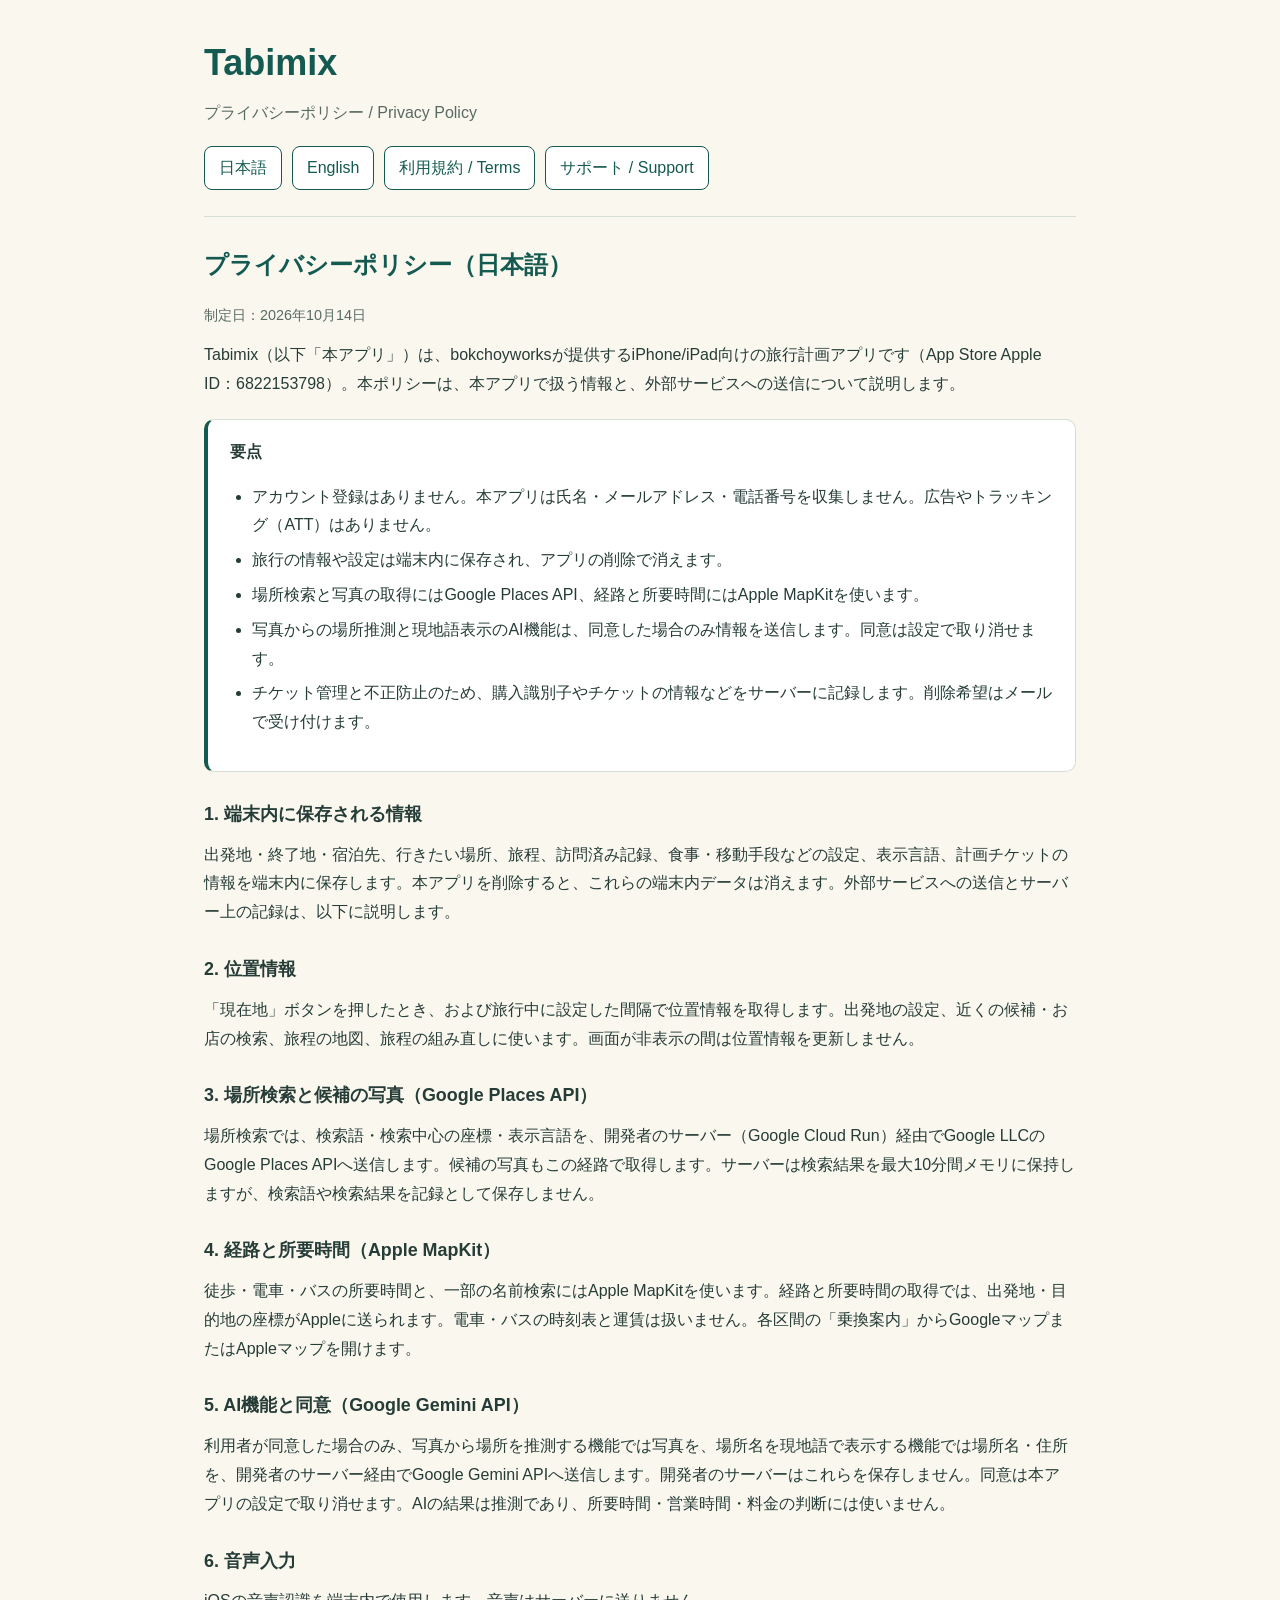
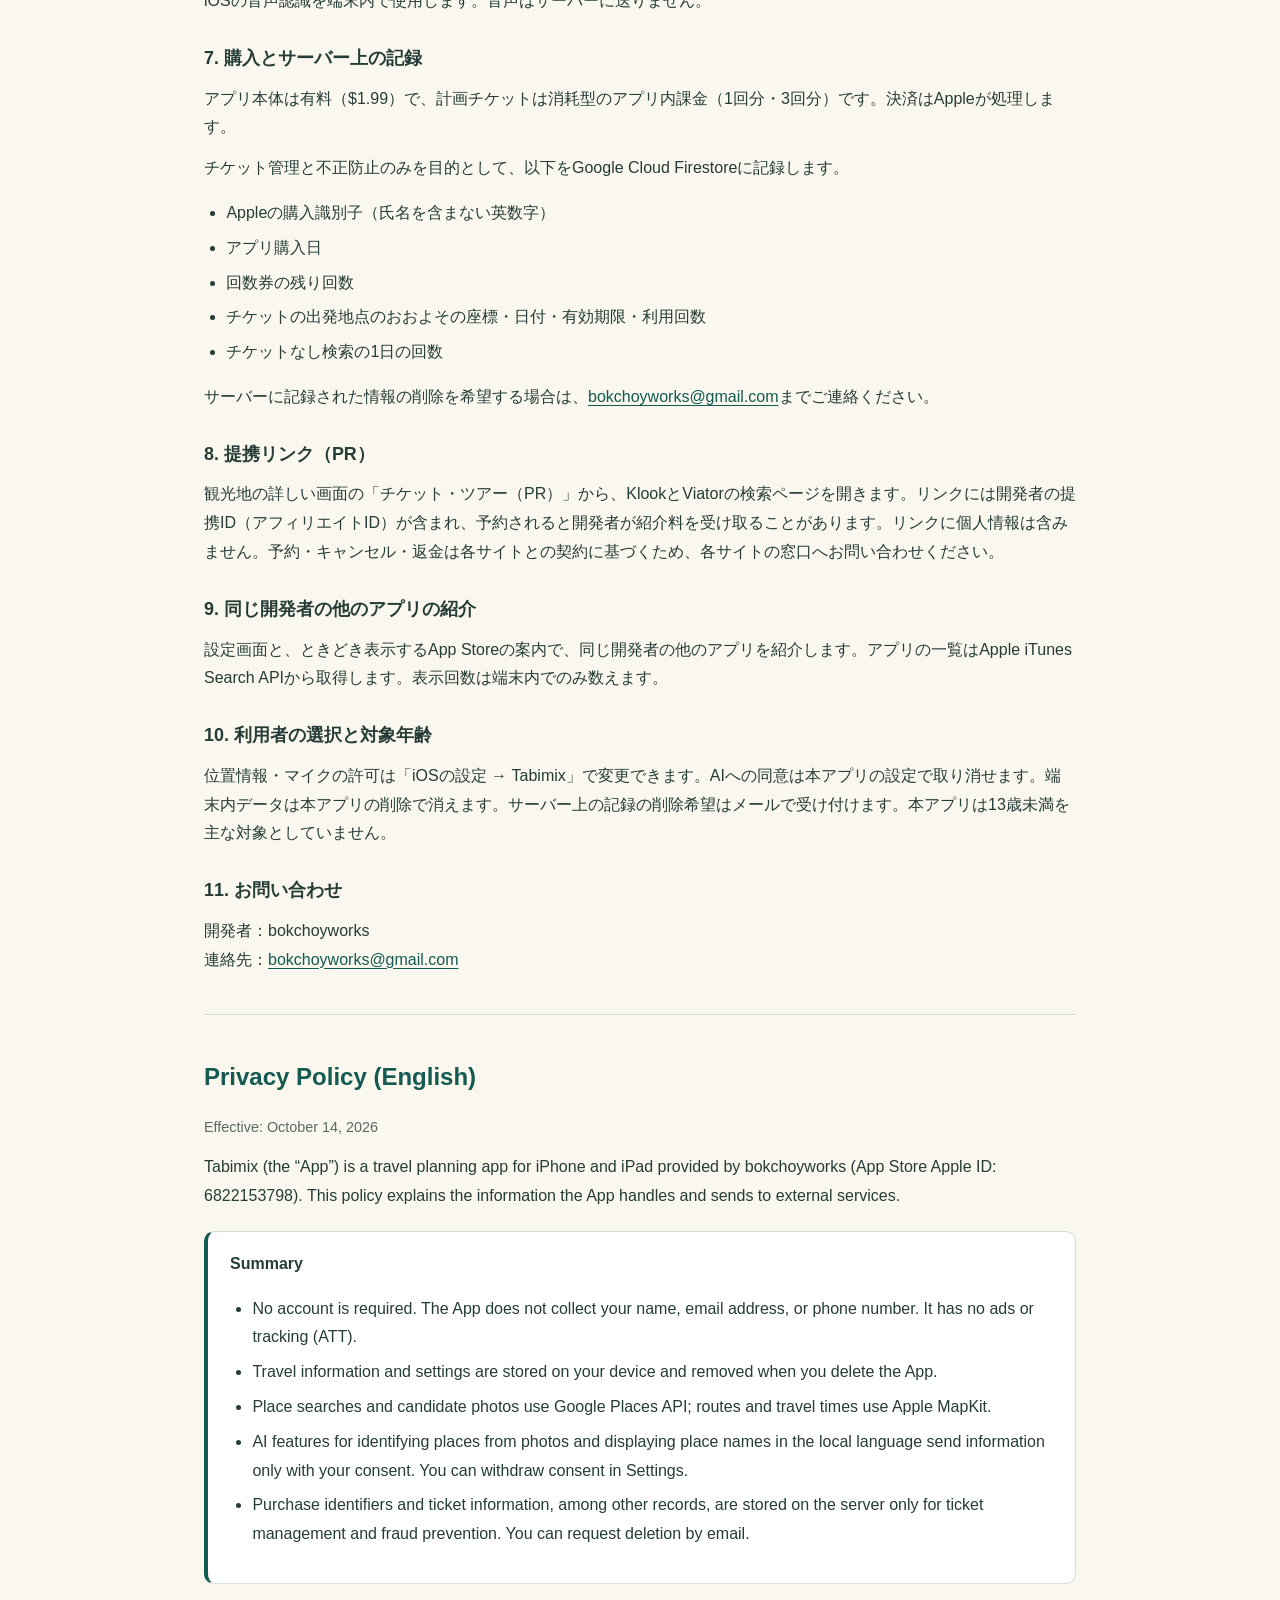
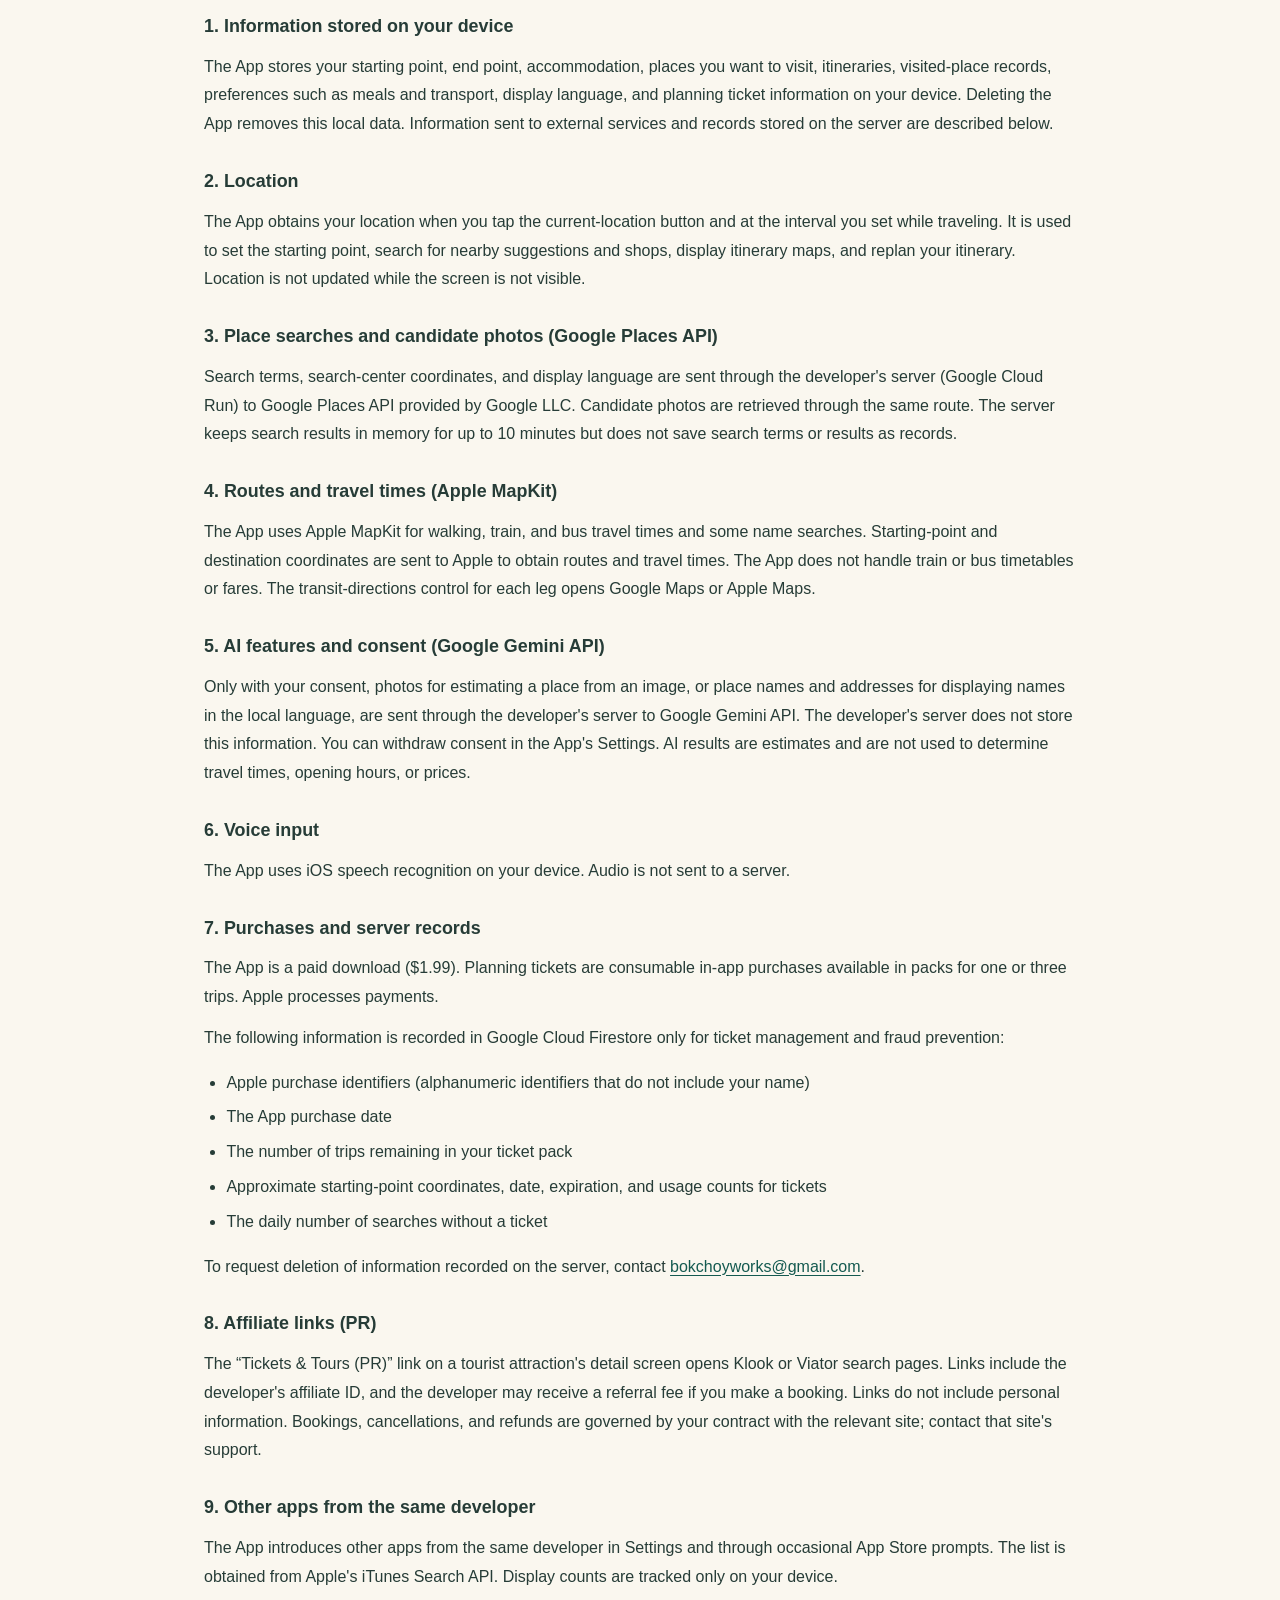
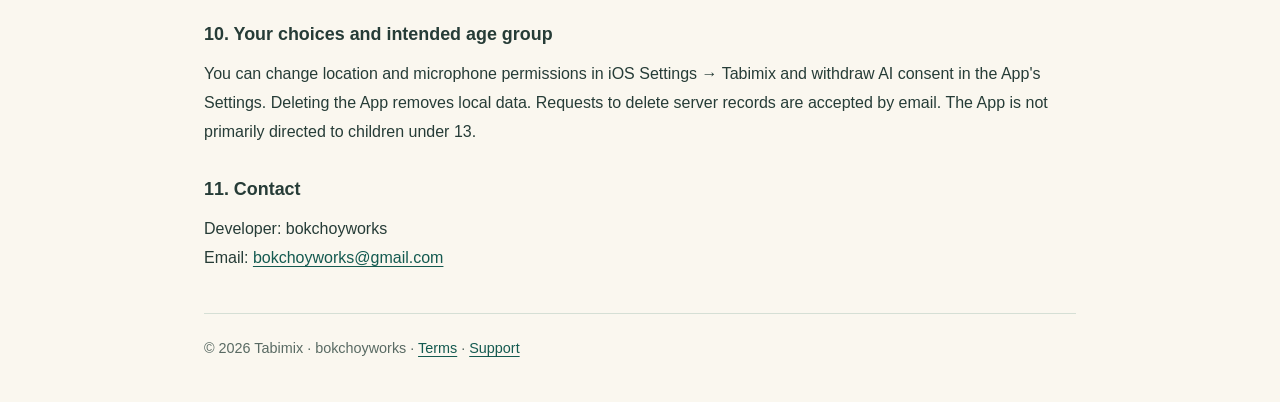
<file: index.html>
<!doctype html>
<html lang="ja"><head><meta charset="utf-8"><meta name="viewport" content="width=device-width,initial-scale=1"><title>Tabimix Privacy Policy</title><meta name="description" content="Tabimixのプライバシーポリシー / Tabimix Privacy Policy"><link rel="stylesheet" href="style.css"></head>
<body><main class="wrap">
<header><h1>Tabimix</h1><p class="muted">プライバシーポリシー / Privacy Policy</p><nav class="links" aria-label="言語・ページ / Languages and pages"><a class="button" href="#ja" lang="ja">日本語</a><a class="button" href="#en" lang="en">English</a><a class="button" href="terms.html">利用規約 / Terms</a><a class="button" href="support.html">サポート / Support</a></nav></header>
<section id="ja" lang="ja"><h2>プライバシーポリシー（日本語）</h2><p class="date">制定日：2026年10月14日</p>
<p>Tabimix（以下「本アプリ」）は、bokchoyworksが提供するiPhone/iPad向けの旅行計画アプリです（App Store Apple ID：6822153798）。本ポリシーは、本アプリで扱う情報と、外部サービスへの送信について説明します。</p>
<div class="card"><strong>要点</strong><ul><li>アカウント登録はありません。本アプリは氏名・メールアドレス・電話番号を収集しません。広告やトラッキング（ATT）はありません。</li><li>旅行の情報や設定は端末内に保存され、アプリの削除で消えます。</li><li>場所検索と写真の取得にはGoogle Places API、経路と所要時間にはApple MapKitを使います。</li><li>写真からの場所推測と現地語表示のAI機能は、同意した場合のみ情報を送信します。同意は設定で取り消せます。</li><li>チケット管理と不正防止のため、購入識別子やチケットの情報などをサーバーに記録します。削除希望はメールで受け付けます。</li></ul></div>
<h3>1. 端末内に保存される情報</h3><p>出発地・終了地・宿泊先、行きたい場所、旅程、訪問済み記録、食事・移動手段などの設定、表示言語、計画チケットの情報を端末内に保存します。本アプリを削除すると、これらの端末内データは消えます。外部サービスへの送信とサーバー上の記録は、以下に説明します。</p>
<h3>2. 位置情報</h3><p>「現在地」ボタンを押したとき、および旅行中に設定した間隔で位置情報を取得します。出発地の設定、近くの候補・お店の検索、旅程の地図、旅程の組み直しに使います。画面が非表示の間は位置情報を更新しません。</p>
<h3>3. 場所検索と候補の写真（Google Places API）</h3><p>場所検索では、検索語・検索中心の座標・表示言語を、開発者のサーバー（Google Cloud Run）経由でGoogle LLCのGoogle Places APIへ送信します。候補の写真もこの経路で取得します。サーバーは検索結果を最大10分間メモリに保持しますが、検索語や検索結果を記録として保存しません。</p>
<h3>4. 経路と所要時間（Apple MapKit）</h3><p>徒歩・電車・バスの所要時間と、一部の名前検索にはApple MapKitを使います。経路と所要時間の取得では、出発地・目的地の座標がAppleに送られます。電車・バスの時刻表と運賃は扱いません。各区間の「乗換案内」からGoogleマップまたはAppleマップを開けます。</p>
<h3>5. AI機能と同意（Google Gemini API）</h3><p>利用者が同意した場合のみ、写真から場所を推測する機能では写真を、場所名を現地語で表示する機能では場所名・住所を、開発者のサーバー経由でGoogle Gemini APIへ送信します。開発者のサーバーはこれらを保存しません。同意は本アプリの設定で取り消せます。AIの結果は推測であり、所要時間・営業時間・料金の判断には使いません。</p>
<h3>6. 音声入力</h3><p>iOSの音声認識を端末内で使用します。音声はサーバーに送りません。</p>
<h3>7. 購入とサーバー上の記録</h3><p>アプリ本体は有料（$1.99）で、計画チケットは消耗型のアプリ内課金（1回分・3回分）です。決済はAppleが処理します。</p><p>チケット管理と不正防止のみを目的として、以下をGoogle Cloud Firestoreに記録します。</p><ul><li>Appleの購入識別子（氏名を含まない英数字）</li><li>アプリ購入日</li><li>回数券の残り回数</li><li>チケットの出発地点のおおよその座標・日付・有効期限・利用回数</li><li>チケットなし検索の1日の回数</li></ul><p>サーバーに記録された情報の削除を希望する場合は、<a href="mailto:bokchoyworks@gmail.com">bokchoyworks@gmail.com</a>までご連絡ください。</p>
<h3>8. 提携リンク（PR）</h3><p>観光地の詳しい画面の「チケット・ツアー（PR）」から、KlookとViatorの検索ページを開きます。リンクには開発者の提携ID（アフィリエイトID）が含まれ、予約されると開発者が紹介料を受け取ることがあります。リンクに個人情報は含みません。予約・キャンセル・返金は各サイトとの契約に基づくため、各サイトの窓口へお問い合わせください。</p>
<h3>9. 同じ開発者の他のアプリの紹介</h3><p>設定画面と、ときどき表示するApp Storeの案内で、同じ開発者の他のアプリを紹介します。アプリの一覧はApple iTunes Search APIから取得します。表示回数は端末内でのみ数えます。</p>
<h3>10. 利用者の選択と対象年齢</h3><p>位置情報・マイクの許可は「iOSの設定 → Tabimix」で変更できます。AIへの同意は本アプリの設定で取り消せます。端末内データは本アプリの削除で消えます。サーバー上の記録の削除希望はメールで受け付けます。本アプリは13歳未満を主な対象としていません。</p>
<h3>11. お問い合わせ</h3><p>開発者：bokchoyworks<br>連絡先：<a href="mailto:bokchoyworks@gmail.com">bokchoyworks@gmail.com</a></p></section>
<section id="en" lang="en"><h2>Privacy Policy (English)</h2><p class="date">Effective: October 14, 2026</p>
<p>Tabimix (the “App”) is a travel planning app for iPhone and iPad provided by bokchoyworks (App Store Apple ID: 6822153798). This policy explains the information the App handles and sends to external services.</p>
<div class="card"><strong>Summary</strong><ul><li>No account is required. The App does not collect your name, email address, or phone number. It has no ads or tracking (ATT).</li><li>Travel information and settings are stored on your device and removed when you delete the App.</li><li>Place searches and candidate photos use Google Places API; routes and travel times use Apple MapKit.</li><li>AI features for identifying places from photos and displaying place names in the local language send information only with your consent. You can withdraw consent in Settings.</li><li>Purchase identifiers and ticket information, among other records, are stored on the server only for ticket management and fraud prevention. You can request deletion by email.</li></ul></div>
<h3>1. Information stored on your device</h3><p>The App stores your starting point, end point, accommodation, places you want to visit, itineraries, visited-place records, preferences such as meals and transport, display language, and planning ticket information on your device. Deleting the App removes this local data. Information sent to external services and records stored on the server are described below.</p>
<h3>2. Location</h3><p>The App obtains your location when you tap the current-location button and at the interval you set while traveling. It is used to set the starting point, search for nearby suggestions and shops, display itinerary maps, and replan your itinerary. Location is not updated while the screen is not visible.</p>
<h3>3. Place searches and candidate photos (Google Places API)</h3><p>Search terms, search-center coordinates, and display language are sent through the developer's server (Google Cloud Run) to Google Places API provided by Google LLC. Candidate photos are retrieved through the same route. The server keeps search results in memory for up to 10 minutes but does not save search terms or results as records.</p>
<h3>4. Routes and travel times (Apple MapKit)</h3><p>The App uses Apple MapKit for walking, train, and bus travel times and some name searches. Starting-point and destination coordinates are sent to Apple to obtain routes and travel times. The App does not handle train or bus timetables or fares. The transit-directions control for each leg opens Google Maps or Apple Maps.</p>
<h3>5. AI features and consent (Google Gemini API)</h3><p>Only with your consent, photos for estimating a place from an image, or place names and addresses for displaying names in the local language, are sent through the developer's server to Google Gemini API. The developer's server does not store this information. You can withdraw consent in the App's Settings. AI results are estimates and are not used to determine travel times, opening hours, or prices.</p>
<h3>6. Voice input</h3><p>The App uses iOS speech recognition on your device. Audio is not sent to a server.</p>
<h3>7. Purchases and server records</h3><p>The App is a paid download ($1.99). Planning tickets are consumable in-app purchases available in packs for one or three trips. Apple processes payments.</p><p>The following information is recorded in Google Cloud Firestore only for ticket management and fraud prevention:</p><ul><li>Apple purchase identifiers (alphanumeric identifiers that do not include your name)</li><li>The App purchase date</li><li>The number of trips remaining in your ticket pack</li><li>Approximate starting-point coordinates, date, expiration, and usage counts for tickets</li><li>The daily number of searches without a ticket</li></ul><p>To request deletion of information recorded on the server, contact <a href="mailto:bokchoyworks@gmail.com">bokchoyworks@gmail.com</a>.</p>
<h3>8. Affiliate links (PR)</h3><p>The “Tickets &amp; Tours (PR)” link on a tourist attraction's detail screen opens Klook or Viator search pages. Links include the developer's affiliate ID, and the developer may receive a referral fee if you make a booking. Links do not include personal information. Bookings, cancellations, and refunds are governed by your contract with the relevant site; contact that site's support.</p>
<h3>9. Other apps from the same developer</h3><p>The App introduces other apps from the same developer in Settings and through occasional App Store prompts. The list is obtained from Apple's iTunes Search API. Display counts are tracked only on your device.</p>
<h3>10. Your choices and intended age group</h3><p>You can change location and microphone permissions in iOS Settings → Tabimix and withdraw AI consent in the App's Settings. Deleting the App removes local data. Requests to delete server records are accepted by email. The App is not primarily directed to children under 13.</p>
<h3>11. Contact</h3><p>Developer: bokchoyworks<br>Email: <a href="mailto:bokchoyworks@gmail.com">bokchoyworks@gmail.com</a></p></section>
<footer>© 2026 Tabimix · bokchoyworks · <a href="terms.html">Terms</a> · <a href="support.html">Support</a></footer>
</main></body></html>
</file>
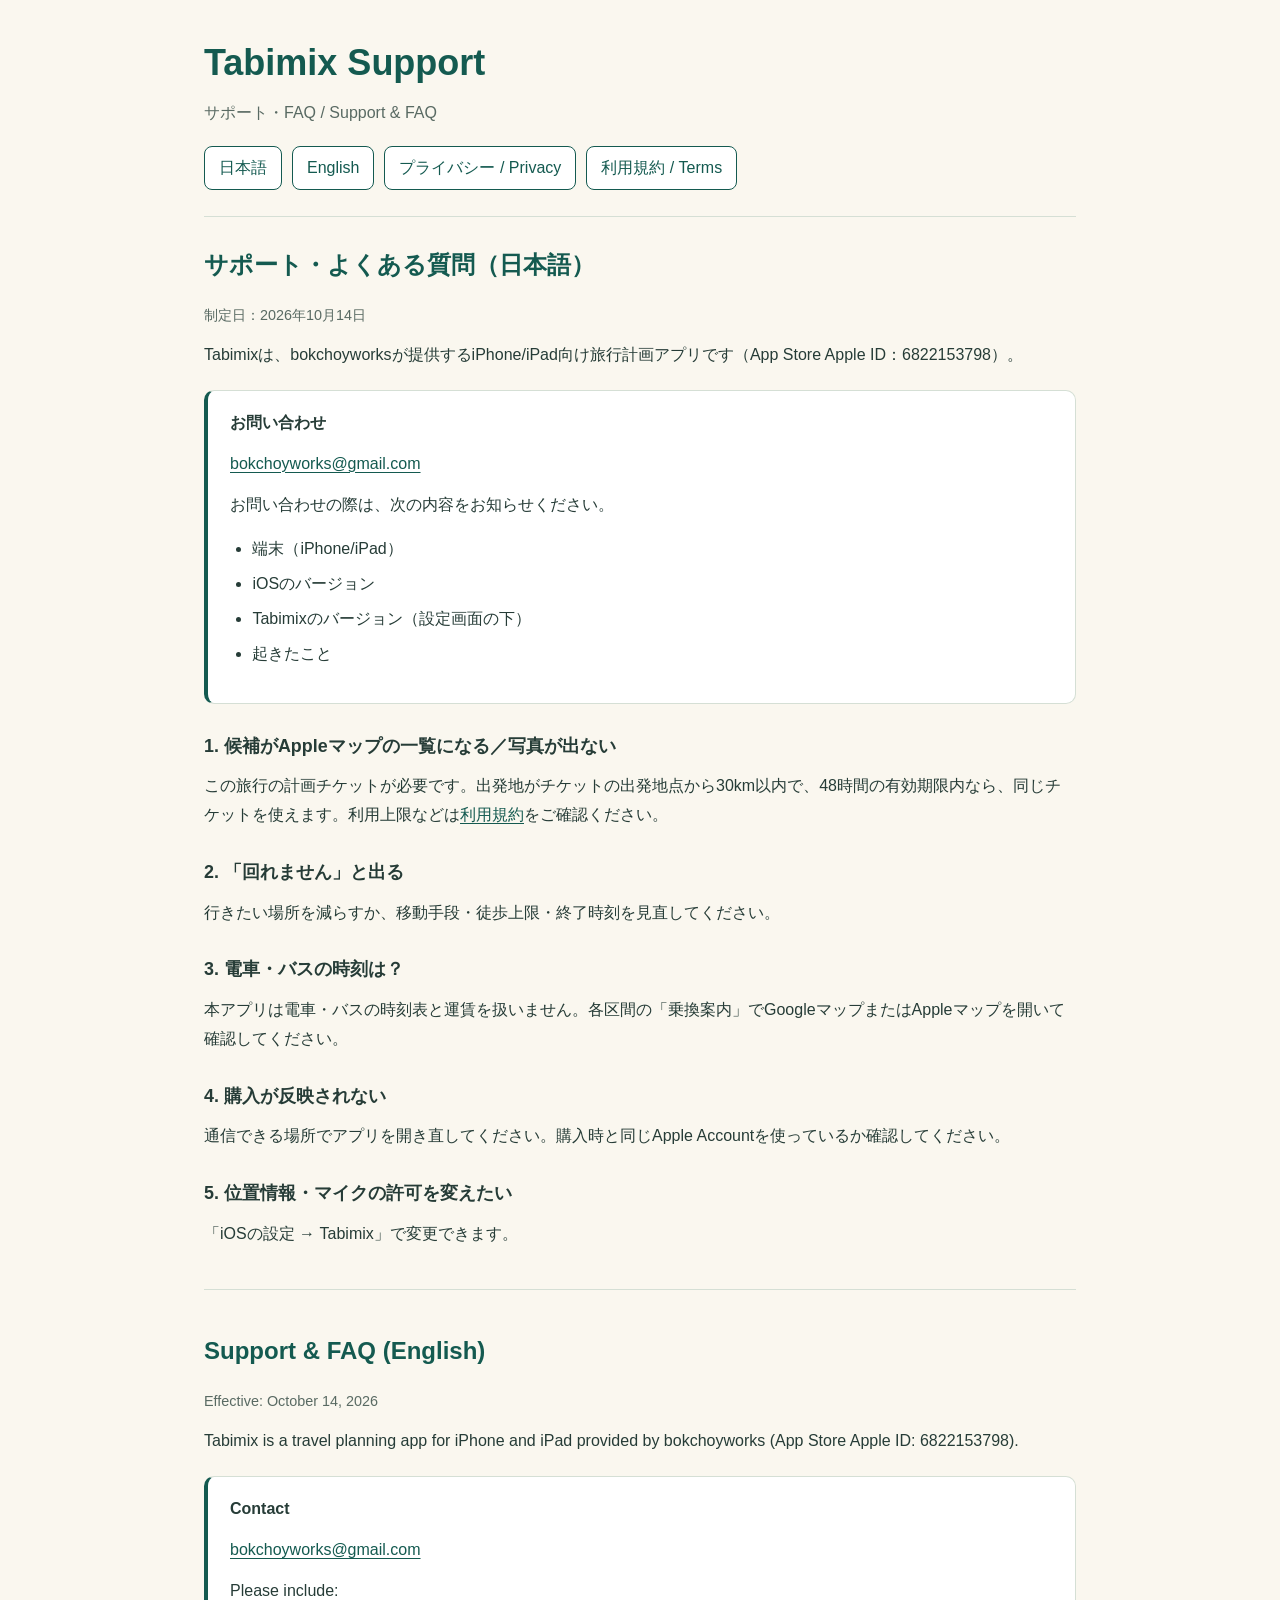
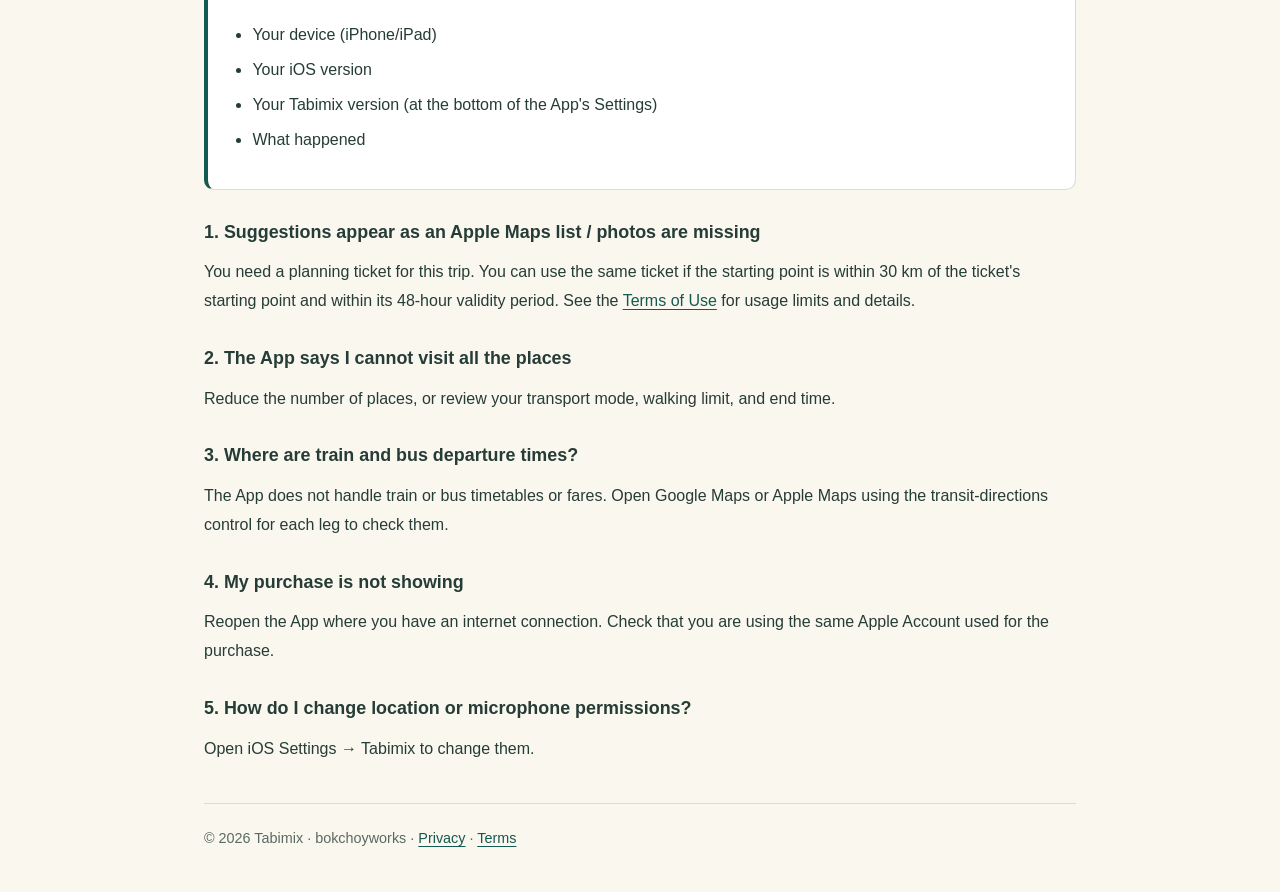
<file: support.html>
<!doctype html>
<html lang="ja"><head><meta charset="utf-8"><meta name="viewport" content="width=device-width,initial-scale=1"><title>Tabimix Support</title><meta name="description" content="Tabimixのサポート・FAQ / Tabimix Support and FAQ"><link rel="stylesheet" href="style.css"></head>
<body><main class="wrap">
<header><h1>Tabimix Support</h1><p class="muted">サポート・FAQ / Support &amp; FAQ</p><nav class="links" aria-label="言語・ページ / Languages and pages"><a class="button" href="#ja" lang="ja">日本語</a><a class="button" href="#en" lang="en">English</a><a class="button" href="index.html">プライバシー / Privacy</a><a class="button" href="terms.html">利用規約 / Terms</a></nav></header>
<section id="ja" lang="ja"><h2>サポート・よくある質問（日本語）</h2><p class="date">制定日：2026年10月14日</p><p>Tabimixは、bokchoyworksが提供するiPhone/iPad向け旅行計画アプリです（App Store Apple ID：6822153798）。</p>
<div class="card"><strong>お問い合わせ</strong><p><a href="mailto:bokchoyworks@gmail.com">bokchoyworks@gmail.com</a></p><p>お問い合わせの際は、次の内容をお知らせください。</p><ul><li>端末（iPhone/iPad）</li><li>iOSのバージョン</li><li>Tabimixのバージョン（設定画面の下）</li><li>起きたこと</li></ul></div>
<h3>1. 候補がAppleマップの一覧になる／写真が出ない</h3><p>この旅行の計画チケットが必要です。出発地がチケットの出発地点から30km以内で、48時間の有効期限内なら、同じチケットを使えます。利用上限などは<a href="terms.html#ja">利用規約</a>をご確認ください。</p>
<h3>2. 「回れません」と出る</h3><p>行きたい場所を減らすか、移動手段・徒歩上限・終了時刻を見直してください。</p>
<h3>3. 電車・バスの時刻は？</h3><p>本アプリは電車・バスの時刻表と運賃を扱いません。各区間の「乗換案内」でGoogleマップまたはAppleマップを開いて確認してください。</p>
<h3>4. 購入が反映されない</h3><p>通信できる場所でアプリを開き直してください。購入時と同じApple Accountを使っているか確認してください。</p>
<h3>5. 位置情報・マイクの許可を変えたい</h3><p>「iOSの設定 → Tabimix」で変更できます。</p></section>
<section id="en" lang="en"><h2>Support &amp; FAQ (English)</h2><p class="date">Effective: October 14, 2026</p><p>Tabimix is a travel planning app for iPhone and iPad provided by bokchoyworks (App Store Apple ID: 6822153798).</p>
<div class="card"><strong>Contact</strong><p><a href="mailto:bokchoyworks@gmail.com">bokchoyworks@gmail.com</a></p><p>Please include:</p><ul><li>Your device (iPhone/iPad)</li><li>Your iOS version</li><li>Your Tabimix version (at the bottom of the App's Settings)</li><li>What happened</li></ul></div>
<h3>1. Suggestions appear as an Apple Maps list / photos are missing</h3><p>You need a planning ticket for this trip. You can use the same ticket if the starting point is within 30 km of the ticket's starting point and within its 48-hour validity period. See the <a href="terms.html#en">Terms of Use</a> for usage limits and details.</p>
<h3>2. The App says I cannot visit all the places</h3><p>Reduce the number of places, or review your transport mode, walking limit, and end time.</p>
<h3>3. Where are train and bus departure times?</h3><p>The App does not handle train or bus timetables or fares. Open Google Maps or Apple Maps using the transit-directions control for each leg to check them.</p>
<h3>4. My purchase is not showing</h3><p>Reopen the App where you have an internet connection. Check that you are using the same Apple Account used for the purchase.</p>
<h3>5. How do I change location or microphone permissions?</h3><p>Open iOS Settings → Tabimix to change them.</p></section>
<footer>© 2026 Tabimix · bokchoyworks · <a href="index.html">Privacy</a> · <a href="terms.html">Terms</a></footer>
</main></body></html>
</file>
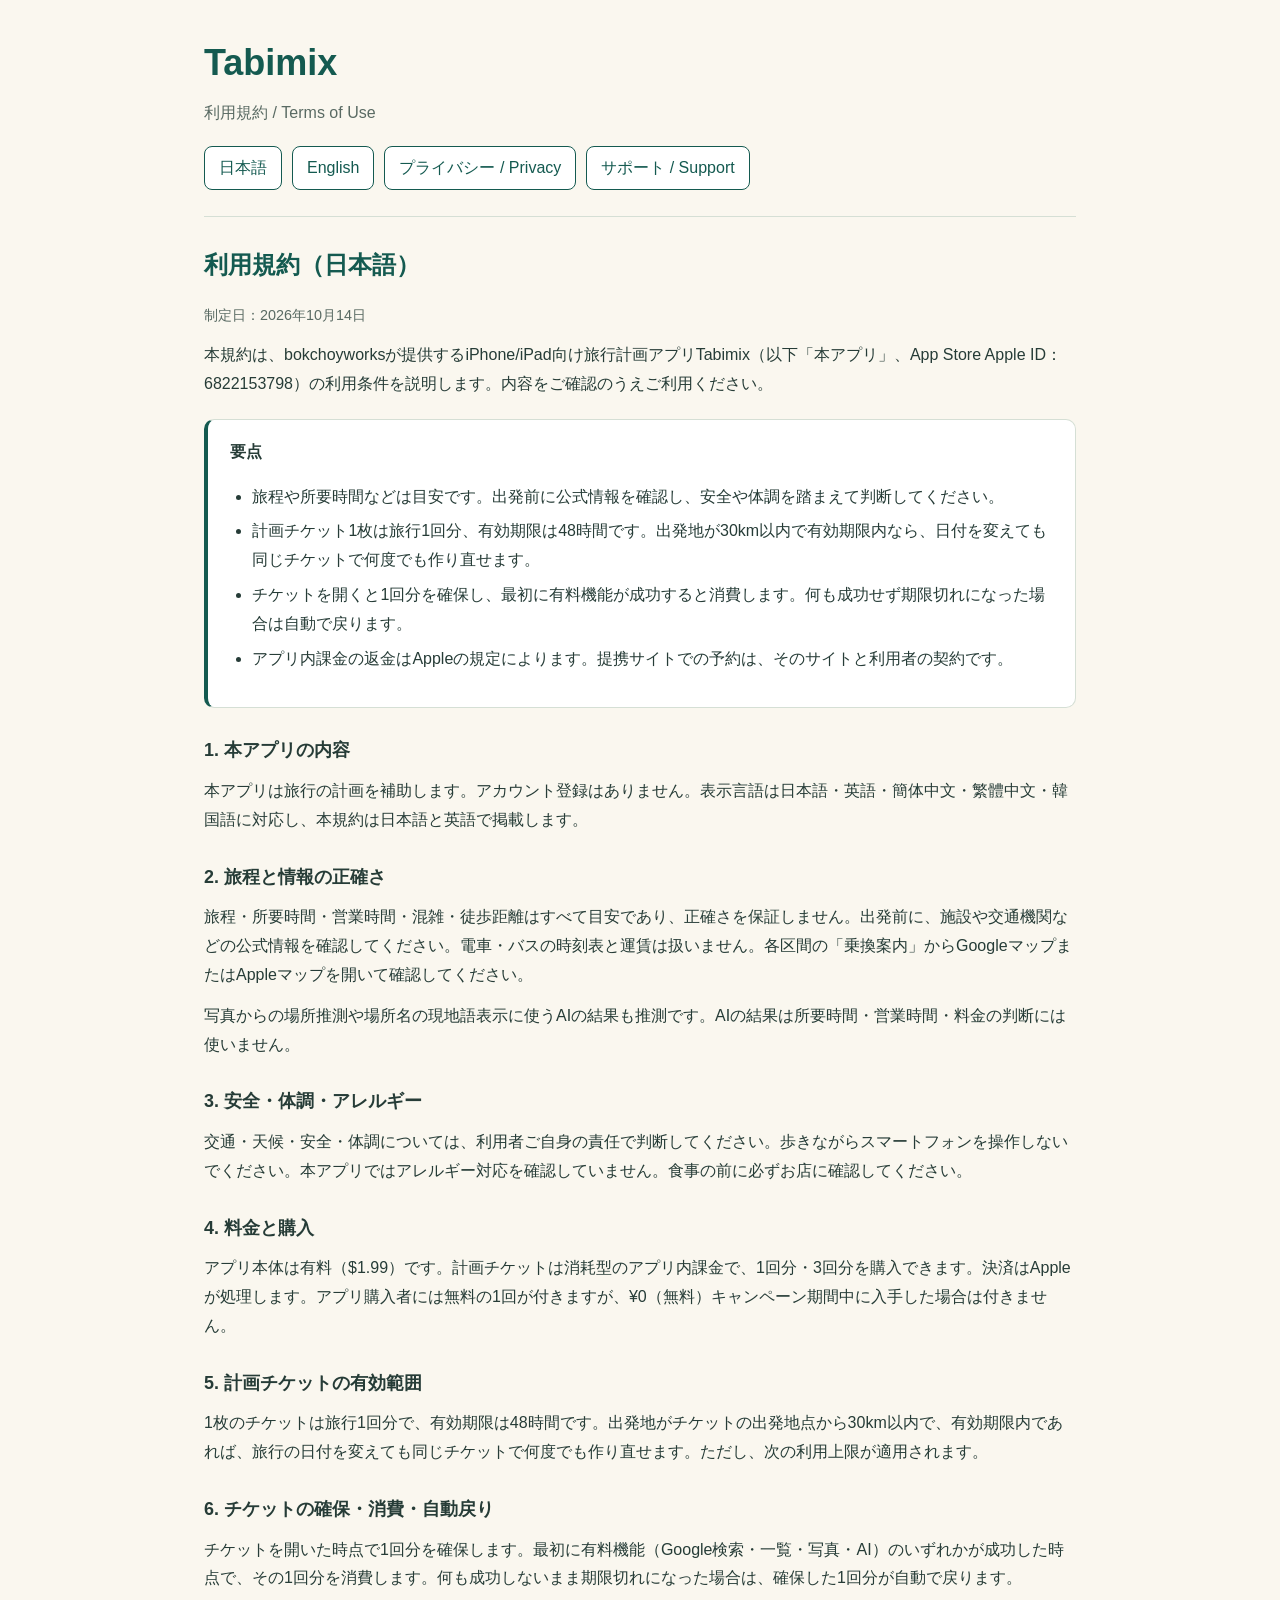
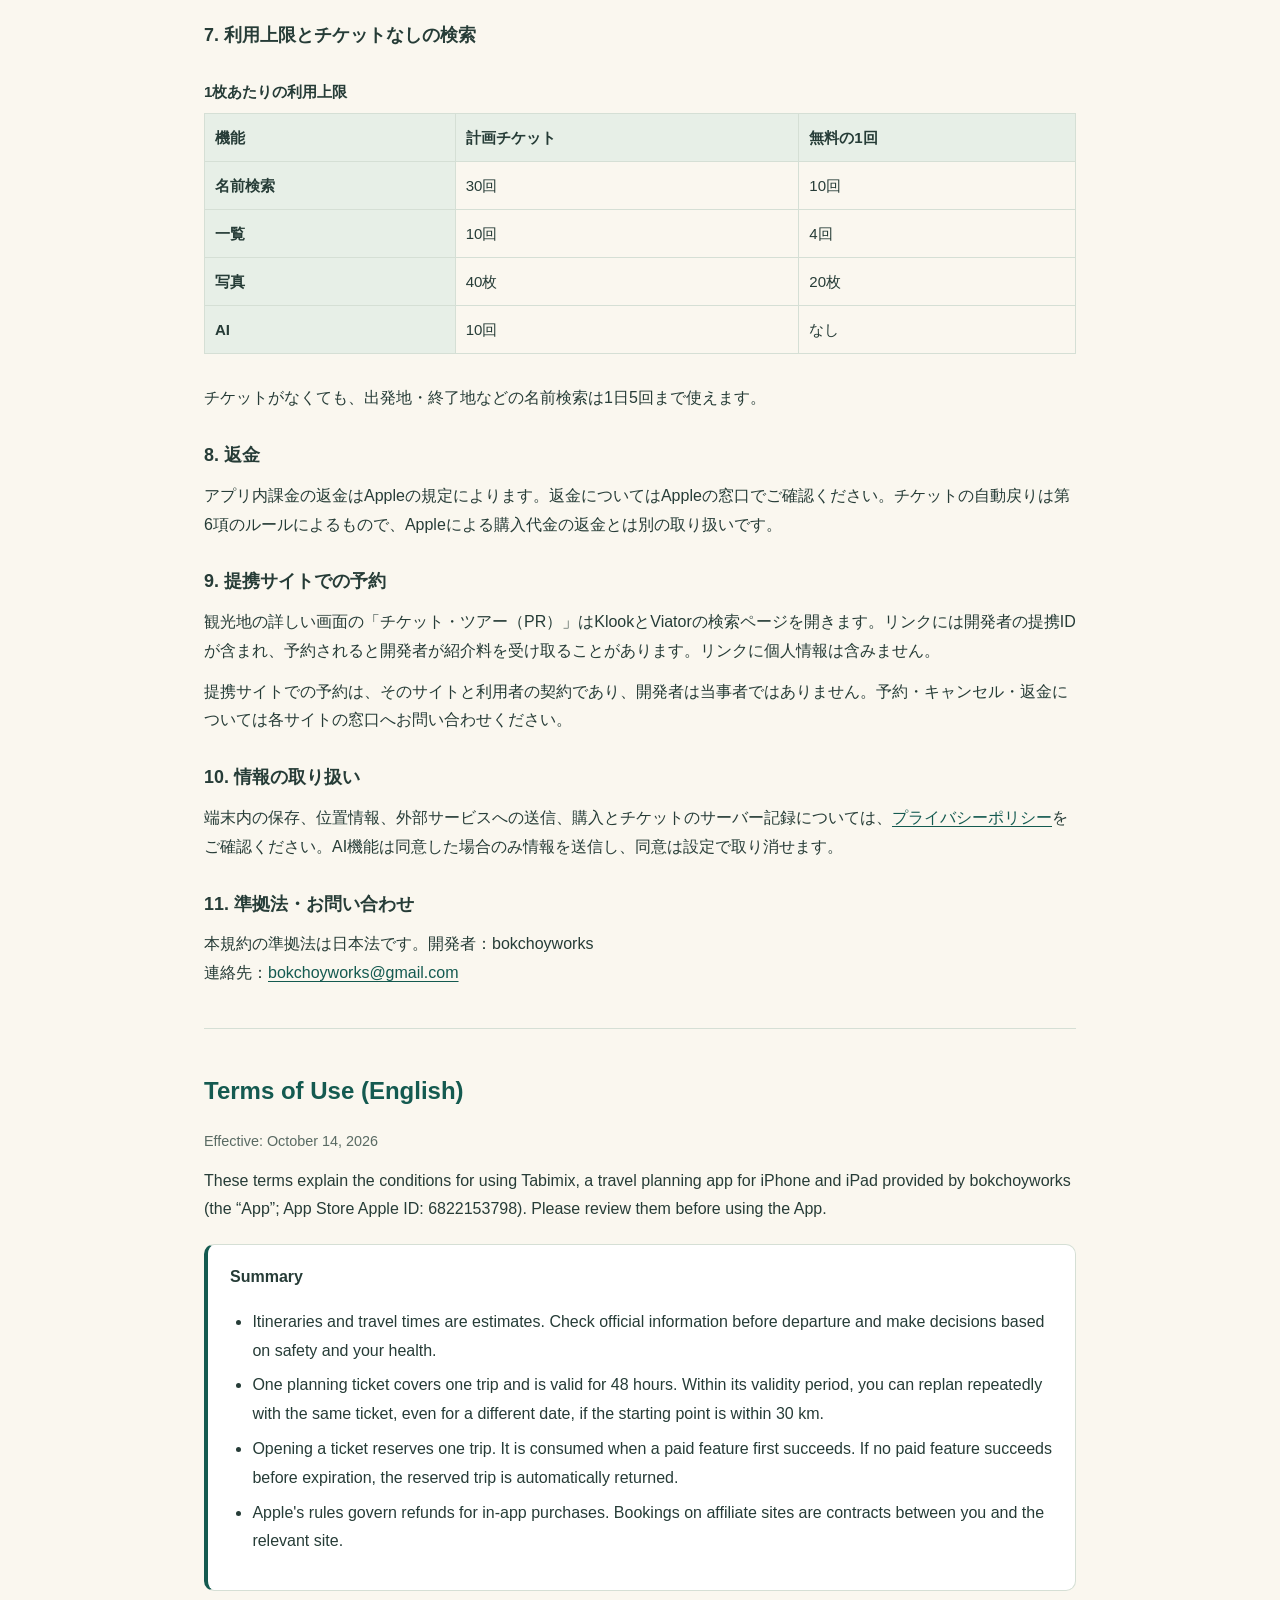
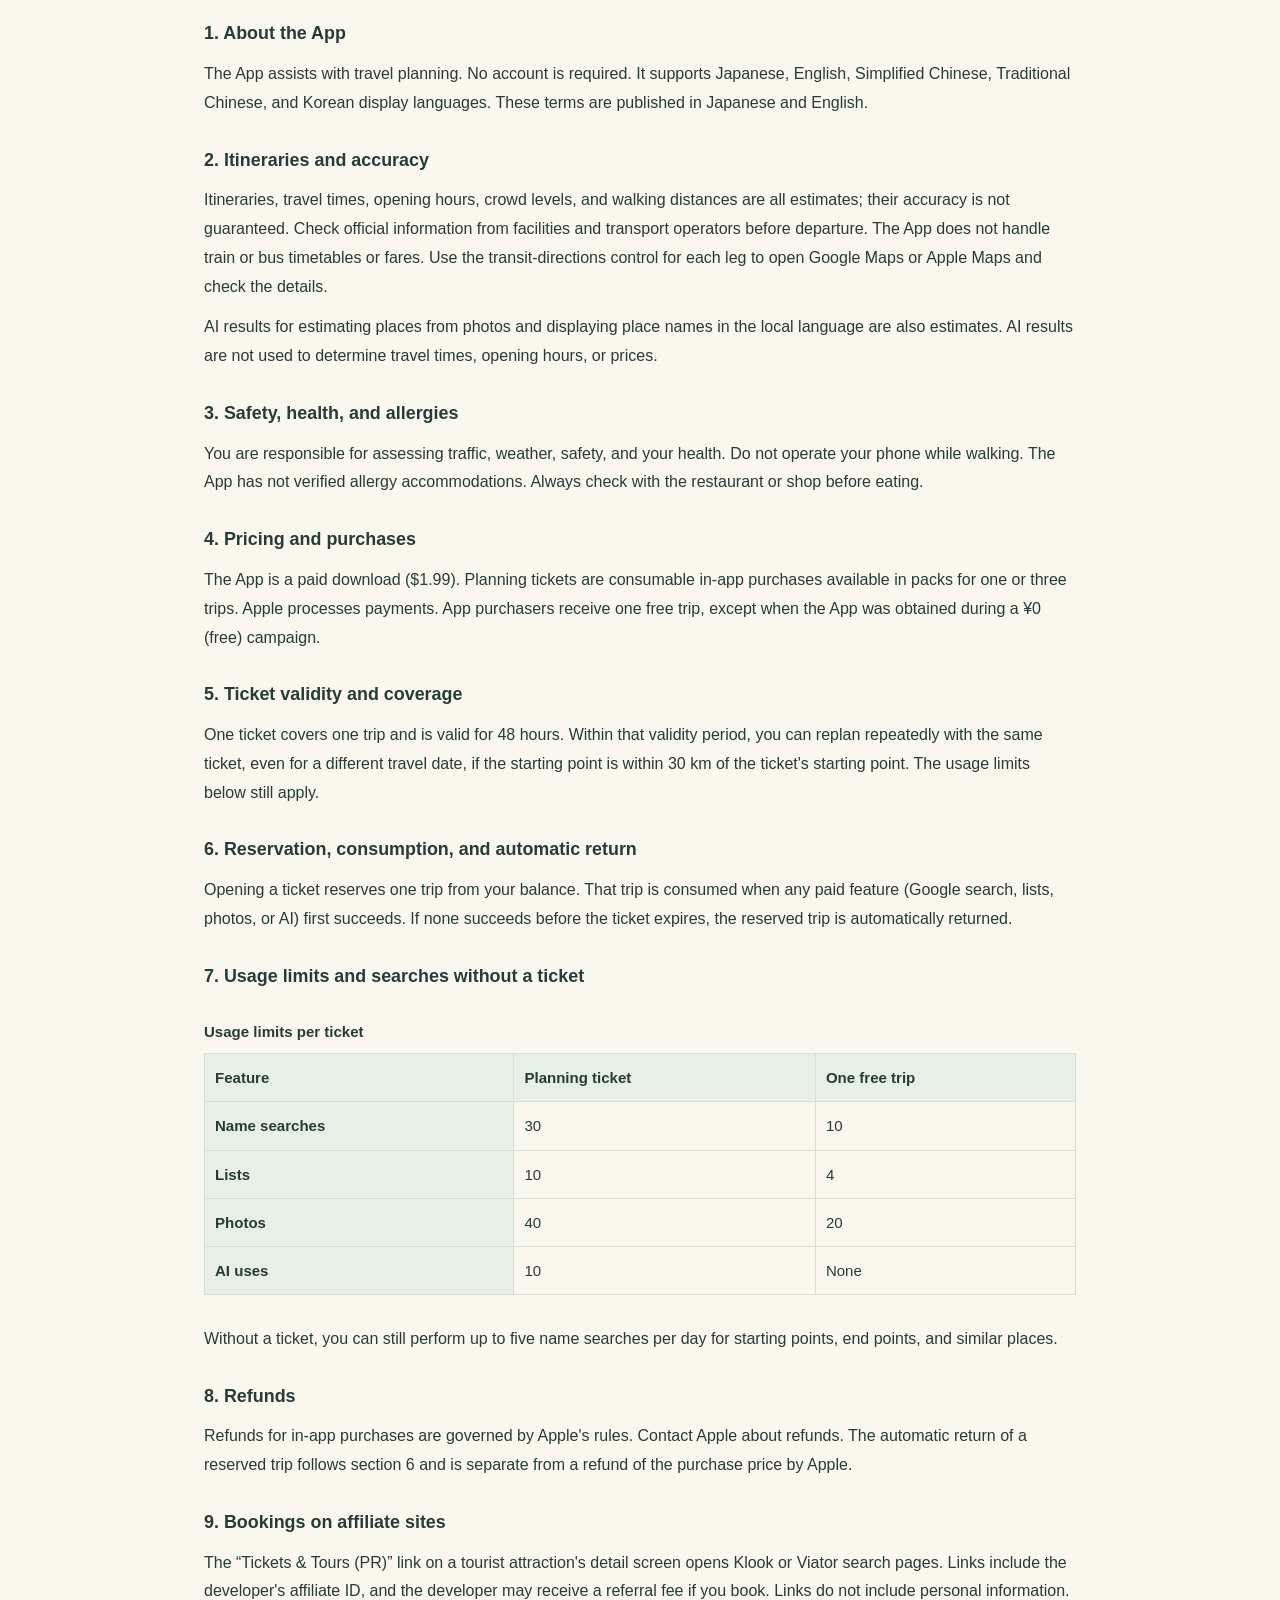
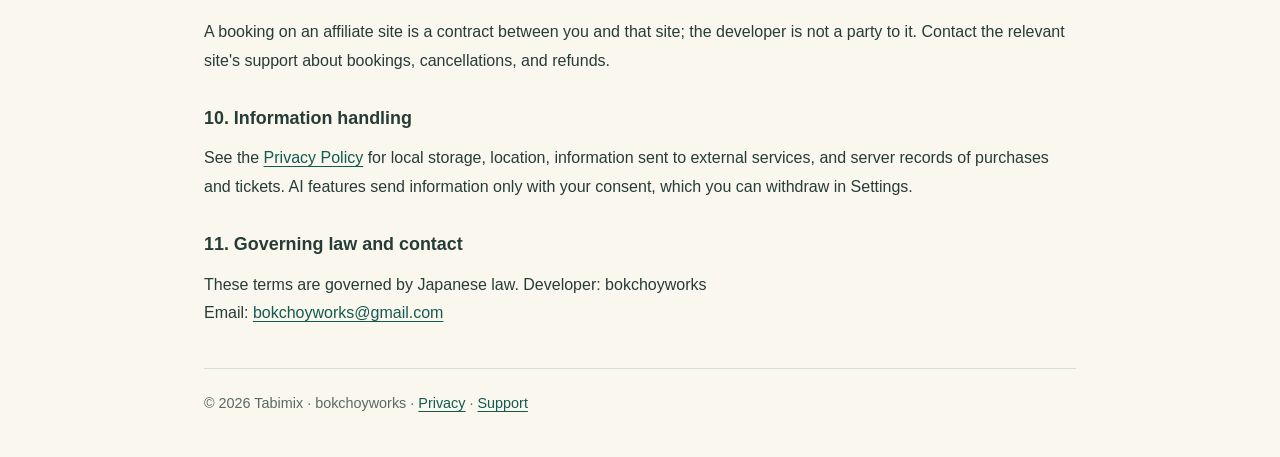
<file: terms.html>
<!doctype html>
<html lang="ja"><head><meta charset="utf-8"><meta name="viewport" content="width=device-width,initial-scale=1"><title>Tabimix Terms of Use</title><meta name="description" content="Tabimixの利用規約 / Tabimix Terms of Use"><link rel="stylesheet" href="style.css"></head>
<body><main class="wrap">
<header><h1>Tabimix</h1><p class="muted">利用規約 / Terms of Use</p><nav class="links" aria-label="言語・ページ / Languages and pages"><a class="button" href="#ja" lang="ja">日本語</a><a class="button" href="#en" lang="en">English</a><a class="button" href="index.html">プライバシー / Privacy</a><a class="button" href="support.html">サポート / Support</a></nav></header>
<section id="ja" lang="ja"><h2>利用規約（日本語）</h2><p class="date">制定日：2026年10月14日</p><p>本規約は、bokchoyworksが提供するiPhone/iPad向け旅行計画アプリTabimix（以下「本アプリ」、App Store Apple ID：6822153798）の利用条件を説明します。内容をご確認のうえご利用ください。</p>
<div class="card"><strong>要点</strong><ul><li>旅程や所要時間などは目安です。出発前に公式情報を確認し、安全や体調を踏まえて判断してください。</li><li>計画チケット1枚は旅行1回分、有効期限は48時間です。出発地が30km以内で有効期限内なら、日付を変えても同じチケットで何度でも作り直せます。</li><li>チケットを開くと1回分を確保し、最初に有料機能が成功すると消費します。何も成功せず期限切れになった場合は自動で戻ります。</li><li>アプリ内課金の返金はAppleの規定によります。提携サイトでの予約は、そのサイトと利用者の契約です。</li></ul></div>
<h3>1. 本アプリの内容</h3><p>本アプリは旅行の計画を補助します。アカウント登録はありません。表示言語は日本語・英語・簡体中文・繁體中文・韓国語に対応し、本規約は日本語と英語で掲載します。</p>
<h3>2. 旅程と情報の正確さ</h3><p>旅程・所要時間・営業時間・混雑・徒歩距離はすべて目安であり、正確さを保証しません。出発前に、施設や交通機関などの公式情報を確認してください。電車・バスの時刻表と運賃は扱いません。各区間の「乗換案内」からGoogleマップまたはAppleマップを開いて確認してください。</p><p>写真からの場所推測や場所名の現地語表示に使うAIの結果も推測です。AIの結果は所要時間・営業時間・料金の判断には使いません。</p>
<h3>3. 安全・体調・アレルギー</h3><p>交通・天候・安全・体調については、利用者ご自身の責任で判断してください。歩きながらスマートフォンを操作しないでください。本アプリではアレルギー対応を確認していません。食事の前に必ずお店に確認してください。</p>
<h3>4. 料金と購入</h3><p>アプリ本体は有料（$1.99）です。計画チケットは消耗型のアプリ内課金で、1回分・3回分を購入できます。決済はAppleが処理します。アプリ購入者には無料の1回が付きますが、¥0（無料）キャンペーン期間中に入手した場合は付きません。</p>
<h3>5. 計画チケットの有効範囲</h3><p>1枚のチケットは旅行1回分で、有効期限は48時間です。出発地がチケットの出発地点から30km以内で、有効期限内であれば、旅行の日付を変えても同じチケットで何度でも作り直せます。ただし、次の利用上限が適用されます。</p>
<h3>6. チケットの確保・消費・自動戻り</h3><p>チケットを開いた時点で1回分を確保します。最初に有料機能（Google検索・一覧・写真・AI）のいずれかが成功した時点で、その1回分を消費します。何も成功しないまま期限切れになった場合は、確保した1回分が自動で戻ります。</p>
<h3>7. 利用上限とチケットなしの検索</h3><div class="table-wrap"><table><caption>1枚あたりの利用上限</caption><thead><tr><th scope="col">機能</th><th scope="col">計画チケット</th><th scope="col">無料の1回</th></tr></thead><tbody><tr><th scope="row">名前検索</th><td>30回</td><td>10回</td></tr><tr><th scope="row">一覧</th><td>10回</td><td>4回</td></tr><tr><th scope="row">写真</th><td>40枚</td><td>20枚</td></tr><tr><th scope="row">AI</th><td>10回</td><td>なし</td></tr></tbody></table></div><p>チケットがなくても、出発地・終了地などの名前検索は1日5回まで使えます。</p>
<h3>8. 返金</h3><p>アプリ内課金の返金はAppleの規定によります。返金についてはAppleの窓口でご確認ください。チケットの自動戻りは第6項のルールによるもので、Appleによる購入代金の返金とは別の取り扱いです。</p>
<h3>9. 提携サイトでの予約</h3><p>観光地の詳しい画面の「チケット・ツアー（PR）」はKlookとViatorの検索ページを開きます。リンクには開発者の提携IDが含まれ、予約されると開発者が紹介料を受け取ることがあります。リンクに個人情報は含みません。</p><p>提携サイトでの予約は、そのサイトと利用者の契約であり、開発者は当事者ではありません。予約・キャンセル・返金については各サイトの窓口へお問い合わせください。</p>
<h3>10. 情報の取り扱い</h3><p>端末内の保存、位置情報、外部サービスへの送信、購入とチケットのサーバー記録については、<a href="index.html#ja">プライバシーポリシー</a>をご確認ください。AI機能は同意した場合のみ情報を送信し、同意は設定で取り消せます。</p>
<h3>11. 準拠法・お問い合わせ</h3><p>本規約の準拠法は日本法です。開発者：bokchoyworks<br>連絡先：<a href="mailto:bokchoyworks@gmail.com">bokchoyworks@gmail.com</a></p></section>
<section id="en" lang="en"><h2>Terms of Use (English)</h2><p class="date">Effective: October 14, 2026</p><p>These terms explain the conditions for using Tabimix, a travel planning app for iPhone and iPad provided by bokchoyworks (the “App”; App Store Apple ID: 6822153798). Please review them before using the App.</p>
<div class="card"><strong>Summary</strong><ul><li>Itineraries and travel times are estimates. Check official information before departure and make decisions based on safety and your health.</li><li>One planning ticket covers one trip and is valid for 48 hours. Within its validity period, you can replan repeatedly with the same ticket, even for a different date, if the starting point is within 30 km.</li><li>Opening a ticket reserves one trip. It is consumed when a paid feature first succeeds. If no paid feature succeeds before expiration, the reserved trip is automatically returned.</li><li>Apple's rules govern refunds for in-app purchases. Bookings on affiliate sites are contracts between you and the relevant site.</li></ul></div>
<h3>1. About the App</h3><p>The App assists with travel planning. No account is required. It supports Japanese, English, Simplified Chinese, Traditional Chinese, and Korean display languages. These terms are published in Japanese and English.</p>
<h3>2. Itineraries and accuracy</h3><p>Itineraries, travel times, opening hours, crowd levels, and walking distances are all estimates; their accuracy is not guaranteed. Check official information from facilities and transport operators before departure. The App does not handle train or bus timetables or fares. Use the transit-directions control for each leg to open Google Maps or Apple Maps and check the details.</p><p>AI results for estimating places from photos and displaying place names in the local language are also estimates. AI results are not used to determine travel times, opening hours, or prices.</p>
<h3>3. Safety, health, and allergies</h3><p>You are responsible for assessing traffic, weather, safety, and your health. Do not operate your phone while walking. The App has not verified allergy accommodations. Always check with the restaurant or shop before eating.</p>
<h3>4. Pricing and purchases</h3><p>The App is a paid download ($1.99). Planning tickets are consumable in-app purchases available in packs for one or three trips. Apple processes payments. App purchasers receive one free trip, except when the App was obtained during a ¥0 (free) campaign.</p>
<h3>5. Ticket validity and coverage</h3><p>One ticket covers one trip and is valid for 48 hours. Within that validity period, you can replan repeatedly with the same ticket, even for a different travel date, if the starting point is within 30 km of the ticket's starting point. The usage limits below still apply.</p>
<h3>6. Reservation, consumption, and automatic return</h3><p>Opening a ticket reserves one trip from your balance. That trip is consumed when any paid feature (Google search, lists, photos, or AI) first succeeds. If none succeeds before the ticket expires, the reserved trip is automatically returned.</p>
<h3>7. Usage limits and searches without a ticket</h3><div class="table-wrap"><table><caption>Usage limits per ticket</caption><thead><tr><th scope="col">Feature</th><th scope="col">Planning ticket</th><th scope="col">One free trip</th></tr></thead><tbody><tr><th scope="row">Name searches</th><td>30</td><td>10</td></tr><tr><th scope="row">Lists</th><td>10</td><td>4</td></tr><tr><th scope="row">Photos</th><td>40</td><td>20</td></tr><tr><th scope="row">AI uses</th><td>10</td><td>None</td></tr></tbody></table></div><p>Without a ticket, you can still perform up to five name searches per day for starting points, end points, and similar places.</p>
<h3>8. Refunds</h3><p>Refunds for in-app purchases are governed by Apple's rules. Contact Apple about refunds. The automatic return of a reserved trip follows section 6 and is separate from a refund of the purchase price by Apple.</p>
<h3>9. Bookings on affiliate sites</h3><p>The “Tickets &amp; Tours (PR)” link on a tourist attraction's detail screen opens Klook or Viator search pages. Links include the developer's affiliate ID, and the developer may receive a referral fee if you book. Links do not include personal information.</p><p>A booking on an affiliate site is a contract between you and that site; the developer is not a party to it. Contact the relevant site's support about bookings, cancellations, and refunds.</p>
<h3>10. Information handling</h3><p>See the <a href="index.html#en">Privacy Policy</a> for local storage, location, information sent to external services, and server records of purchases and tickets. AI features send information only with your consent, which you can withdraw in Settings.</p>
<h3>11. Governing law and contact</h3><p>These terms are governed by Japanese law. Developer: bokchoyworks<br>Email: <a href="mailto:bokchoyworks@gmail.com">bokchoyworks@gmail.com</a></p></section>
<footer>© 2026 Tabimix · bokchoyworks · <a href="index.html">Privacy</a> · <a href="support.html">Support</a></footer>
</main></body></html>
</file>
<file: style.css>
:root{--accent:#145A50;--bg:#FAF7EF;--text:#263C37;--muted:#596A63;--line:#D5DFD5;--card:#FFFFFF}
*{box-sizing:border-box}html{scroll-behavior:smooth}body{margin:0;background:var(--bg);color:var(--text);font-family:-apple-system,BlinkMacSystemFont,"Segoe UI","Noto Sans JP",sans-serif;line-height:1.8;overflow-wrap:anywhere}.wrap{max-width:920px;margin:0 auto;padding:40px 24px}header{border-bottom:1px solid var(--line);padding-bottom:26px;margin-bottom:30px}h1{font-size:2.25rem;line-height:1.3;margin:0 0 10px;color:var(--accent)}h2{font-size:1.5rem;line-height:1.5;color:var(--accent)}h3{font-size:1.12rem;line-height:1.6;margin:28px 0 10px}p{margin:12px 0}.muted,.date{color:var(--muted)}.date{font-size:.9rem}.links{display:flex;flex-wrap:wrap;gap:10px;margin-top:18px}a{color:var(--accent);text-underline-offset:3px}.button{display:inline-block;border:1px solid var(--accent);border-radius:8px;padding:7px 14px;text-decoration:none;background:var(--card)}.button:hover{background:#E7EFE7}a:focus-visible{outline:3px solid var(--accent);outline-offset:4px}.card{background:var(--card);border:1px solid var(--line);border-left:4px solid var(--accent);border-radius:10px;padding:18px 22px;margin:20px 0}ul{padding-left:1.4em}li+li{margin-top:6px}section{margin-bottom:40px;scroll-margin-top:24px}section+section{border-top:1px solid var(--line);padding-top:24px}footer{border-top:1px solid var(--line);padding-top:22px;color:var(--muted);font-size:.9rem}table{border-collapse:collapse;width:100%;margin:18px 0;font-size:.94rem}th,td{border:1px solid var(--line);padding:10px;text-align:left}th{background:#E7EFE7}.table-wrap{overflow-x:auto}caption{text-align:left;font-weight:600;margin-bottom:8px}@media(max-width:600px){.wrap{padding:26px 18px}h1{font-size:1.9rem}h2{font-size:1.3rem}.card{padding:16px}th,td{padding:8px}}@media(prefers-reduced-motion:reduce){html{scroll-behavior:auto}}
</file>
